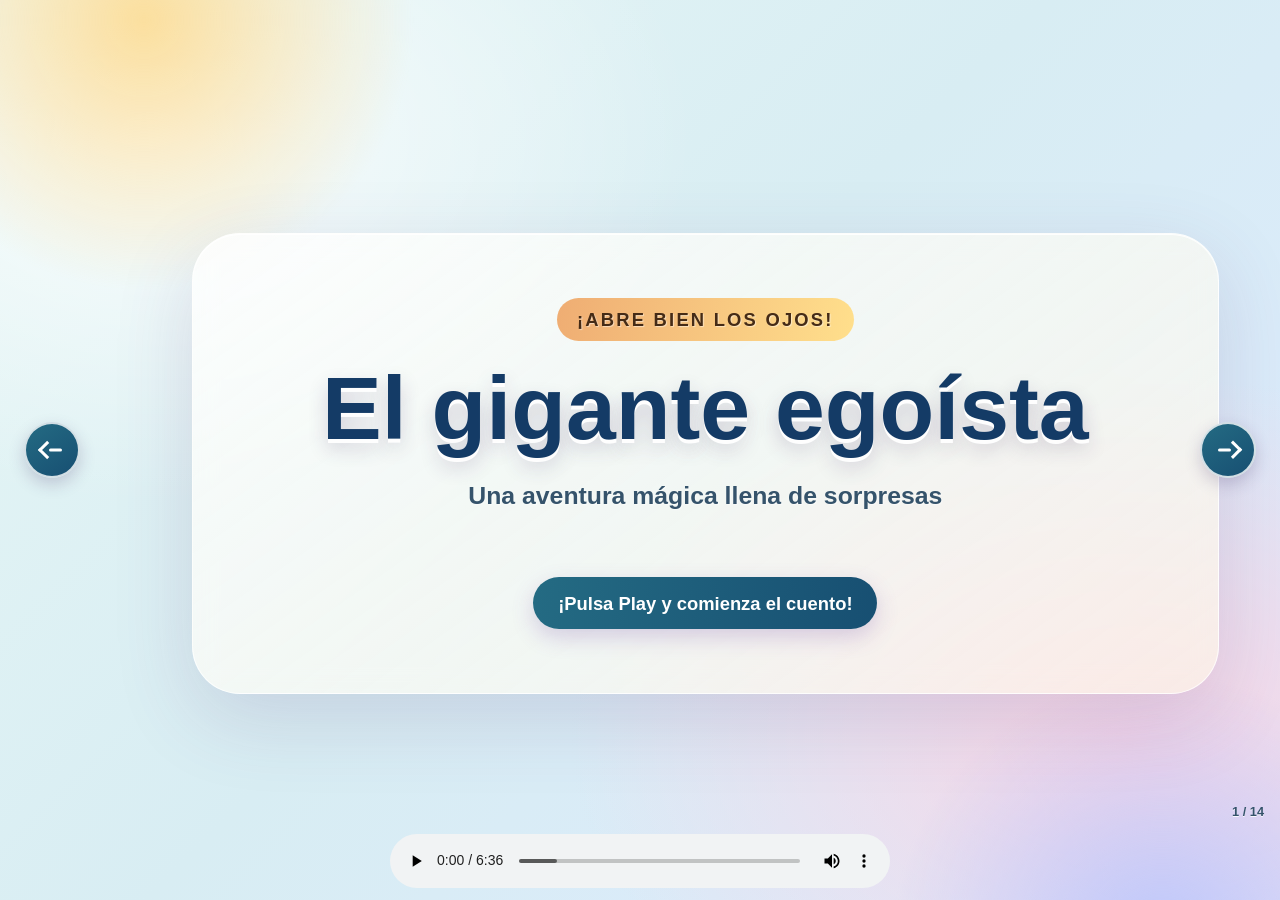
<file: EL GIGANTE EGOISTA/index.html>
<!DOCTYPE html>
<html lang="es">
<head>
  <meta charset="utf-8">
  <meta name="viewport" content="width=device-width, initial-scale=1">
  <base href="./">
  <title>El gigante egoísta</title>
  <link rel="stylesheet" href="lib/deck.js/core/deck.core.css">
  <link rel="stylesheet" href="lib/deck.js/extensions/menu/deck.menu.css">
  <link rel="stylesheet" href="lib/deck.js/extensions/navigation/deck.navigation.css">
  <link rel="stylesheet" href="lib/deck.js/extensions/status/deck.status.css">
  <link rel="stylesheet" href="lib/deck.js/extensions/scale/deck.scale.css">
  <link rel="stylesheet" href="lib/deck.automatic.js/automatic/deck.automatic.css">
  <link rel="stylesheet" href="lib/deck.js/themes/style/web-2.0.css">
  <link rel="stylesheet" href="css/deck.narrator.css">
  <style>:root{--story-bg-start:#e7f7f5;--story-bg-middle:#d8edf3;--story-bg-end:#dce9ff;--story-ink:#173a56;--story-muted:#35536b;--story-title:#143b66;--story-title-accent:#174f72;--story-kicker-start:#efad73;--story-kicker-end:#ffdf8c;--story-kicker-ink:#452b16;--story-button-start:#246b83;--story-button-end:#174f72;--story-nav-start:#246b83;--story-nav-end:#174f72;}</style>
  <link rel="stylesheet" href="lib/deck.js/themes/transition/horizontal-slide.css">
  <script src="lib/deck.js/modernizr.custom.js"></script>
</head>
<body class="deck-container">
  <section class="slide story-cover" data-narrator-duration="7" data-duration="7000">
    <div class="story-cover-content">
      <p class="story-cover-kicker">¡Abre bien los ojos!</p>
      <h1>El gigante egoísta</h1>
      <p class="story-cover-subtitle">Una aventura mágica llena de sorpresas</p>
      <footer>¡Pulsa Play y comienza el cuento!</footer>
    </div>
  </section>

    <section class="slide story-illustration" data-narrator-duration="28" data-duration="28000">
      <img src="imagenes/1.jpg" width="100%" alt="Imagen 1 del cuento El gigante egoísta">
    </section>

    <section class="slide story-illustration" data-narrator-duration="28" data-duration="28000">
      <img src="imagenes/2.jpg" width="100%" alt="Imagen 2 del cuento El gigante egoísta">
    </section>

    <section class="slide story-illustration" data-narrator-duration="28" data-duration="28000">
      <img src="imagenes/3.jpg" width="100%" alt="Imagen 3 del cuento El gigante egoísta">
    </section>

    <section class="slide story-illustration" data-narrator-duration="28" data-duration="28000">
      <img src="imagenes/4.jpg" width="100%" alt="Imagen 4 del cuento El gigante egoísta">
    </section>

    <section class="slide story-illustration" data-narrator-duration="28" data-duration="28000">
      <img src="imagenes/5.jpg" width="100%" alt="Imagen 5 del cuento El gigante egoísta">
    </section>

    <section class="slide story-illustration" data-narrator-duration="28" data-duration="28000">
      <img src="imagenes/6.jpg" width="100%" alt="Imagen 6 del cuento El gigante egoísta">
    </section>

    <section class="slide story-illustration" data-narrator-duration="28" data-duration="28000">
      <img src="imagenes/7.jpg" width="100%" alt="Imagen 7 del cuento El gigante egoísta">
    </section>

    <section class="slide story-illustration" data-narrator-duration="28" data-duration="28000">
      <img src="imagenes/8.jpg" width="100%" alt="Imagen 8 del cuento El gigante egoísta">
    </section>

    <section class="slide story-illustration" data-narrator-duration="28" data-duration="28000">
      <img src="imagenes/9.jpg" width="100%" alt="Imagen 9 del cuento El gigante egoísta">
    </section>

    <section class="slide story-illustration" data-narrator-duration="28" data-duration="28000">
      <img src="imagenes/10.jpg" width="100%" alt="Imagen 10 del cuento El gigante egoísta">
    </section>

    <section class="slide story-illustration" data-narrator-duration="28" data-duration="28000">
      <img src="imagenes/11.jpg" width="100%" alt="Imagen 11 del cuento El gigante egoísta">
    </section>

    <section class="slide story-illustration" data-narrator-duration="28" data-duration="28000">
      <img src="imagenes/12.jpg" width="100%" alt="Imagen 12 del cuento El gigante egoísta">
    </section>

    <section class="slide story-illustration" data-narrator-duration="32" data-duration="32000">
      <img src="imagenes/13.jpg" width="100%" alt="Imagen 13 del cuento El gigante egoísta">
    </section>

  <nav aria-label="Navegación del cuento">
    <a href="#" class="deck-prev-link" title="Previa" aria-label="Diapositiva anterior">←</a>
    <a href="#" class="deck-next-link" title="Próxima" aria-label="Diapositiva siguiente">→</a>
  </nav>
  <p class="deck-status"><span class="deck-status-current"></span> / <span class="deck-status-total"></span></p>
  <audio controls class="deck-narrator-audio" id="narrator-audio">
    <source src="audio/audio.mp3" type="audio/mpeg">
    <source src="audio/audio.ogg" type="audio/ogg">
    <source src="audio/audio.opus" type="audio/ogg; codecs=opus">
    <source src="audio/audio.wav" type="audio/wav">
    <source src="audio/audio.m4a" type="audio/mp4">
    <source src="audio/audio.aac" type="audio/aac">
    <source src="audio/audio.webm" type="audio/webm">
    <source src="audio/audio.flac" type="audio/flac">
  </audio>
  <script src="lib/deck.js/jquery.min.js"></script>
  <script src="lib/deck.js/core/deck.core.js"></script>
  <script src="lib/deck.js/extensions/menu/deck.menu.js"></script>
  <script src="lib/deck.js/extensions/status/deck.status.js"></script>
  <script src="lib/deck.js/extensions/navigation/deck.navigation.js"></script>
  <script src="lib/deck.js/extensions/scale/deck.scale.js"></script>
  <script src="lib/deck.automatic.js/automatic/deck.automatic.js"></script>
  <script src="js/deck.narrator.js"></script>
  <script>
    $(function() {
      $.extend(true, $.deck.defaults, { automatic: { startRunning: false, cycle: false } });
      $.deck(".slide");
    });
  </script>
</body>
</html>
</file>
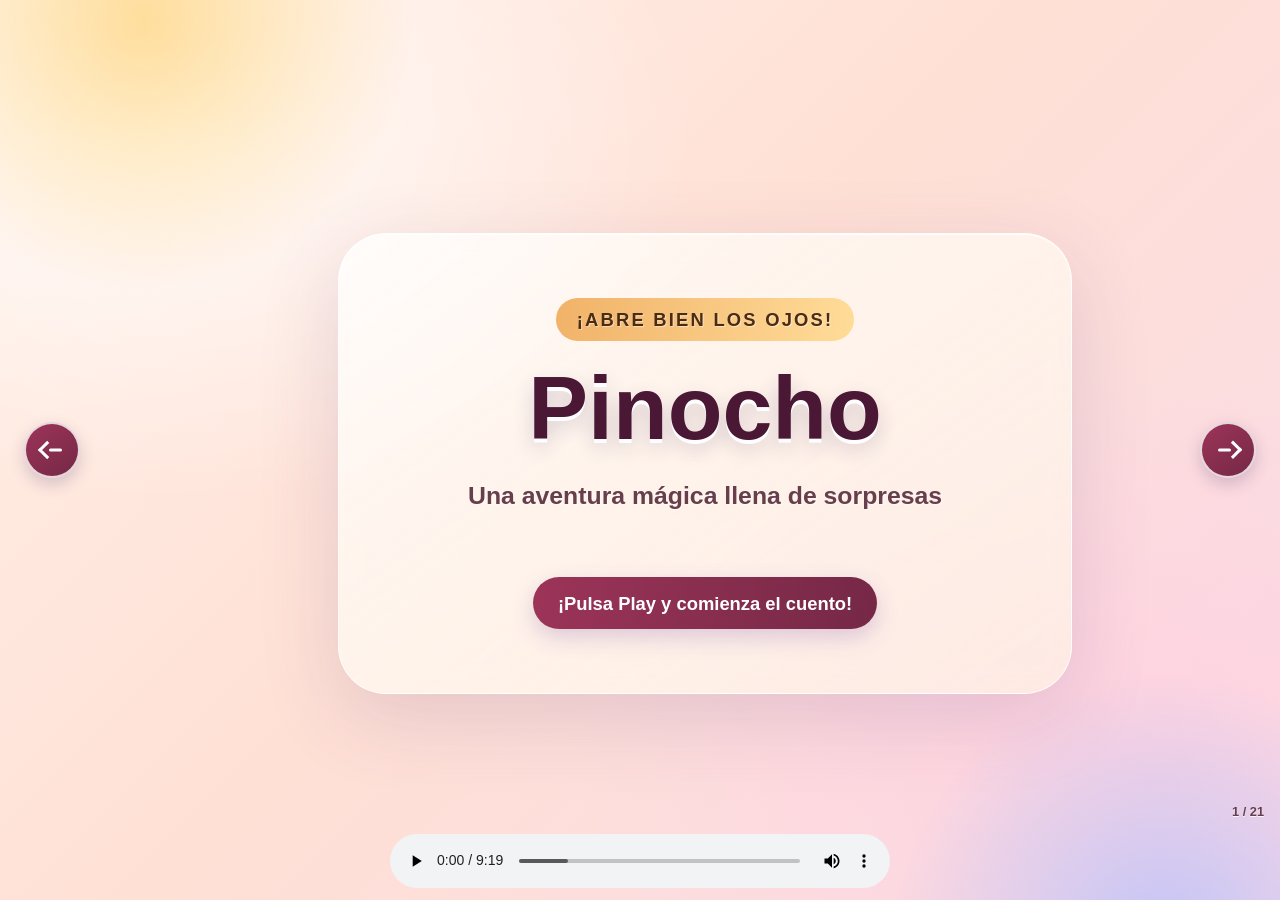
<file: Pinocho/index.html>
<!DOCTYPE html>
<html lang="es">
<head>
  <meta charset="utf-8">
  <meta name="viewport" content="width=device-width, initial-scale=1">
  <base href="./">
  <title>Pinocho</title>
  <link rel="stylesheet" href="lib/deck.js/core/deck.core.css">
  <link rel="stylesheet" href="lib/deck.js/extensions/menu/deck.menu.css">
  <link rel="stylesheet" href="lib/deck.js/extensions/navigation/deck.navigation.css">
  <link rel="stylesheet" href="lib/deck.js/extensions/status/deck.status.css">
  <link rel="stylesheet" href="lib/deck.js/extensions/scale/deck.scale.css">
  <link rel="stylesheet" href="lib/deck.automatic.js/automatic/deck.automatic.css">
  <link rel="stylesheet" href="lib/deck.js/themes/style/web-2.0.css">
  <link rel="stylesheet" href="css/deck.narrator.css">
  <style>:root{--story-bg-start:#fff1e8;--story-bg-middle:#ffe0d5;--story-bg-end:#f9dbe8;--story-ink:#542a39;--story-muted:#673f4c;--story-title:#4a1735;--story-title-accent:#7a2045;--story-kicker-start:#f1b268;--story-kicker-end:#ffdc99;--story-kicker-ink:#4c2b13;--story-button-start:#9c3458;--story-button-end:#752846;--story-nav-start:#9c3458;--story-nav-end:#752846;}</style>
  <link rel="stylesheet" href="lib/deck.js/themes/transition/horizontal-slide.css">
  <script src="lib/deck.js/modernizr.custom.js"></script>
</head>
<body class="deck-container">
  <section class="slide story-cover" data-narrator-duration="7" data-duration="7000">
    <div class="story-cover-content">
      <p class="story-cover-kicker">¡Abre bien los ojos!</p>
      <h1>Pinocho</h1>
      <p class="story-cover-subtitle">Una aventura mágica llena de sorpresas</p>
      <footer>¡Pulsa Play y comienza el cuento!</footer>
    </div>
  </section>

    <section class="slide story-illustration" data-narrator-duration="28" data-duration="28000">
      <img src="imagenes/1.jpg" width="100%" alt="Imagen 1 del cuento Pinocho">
    </section>

    <section class="slide story-illustration" data-narrator-duration="28" data-duration="28000">
      <img src="imagenes/2.jpg" width="100%" alt="Imagen 2 del cuento Pinocho">
    </section>

    <section class="slide story-illustration" data-narrator-duration="28" data-duration="28000">
      <img src="imagenes/3.jpg" width="100%" alt="Imagen 3 del cuento Pinocho">
    </section>

    <section class="slide story-illustration" data-narrator-duration="28" data-duration="28000">
      <img src="imagenes/4.jpg" width="100%" alt="Imagen 4 del cuento Pinocho">
    </section>

    <section class="slide story-illustration" data-narrator-duration="28" data-duration="28000">
      <img src="imagenes/5.jpg" width="100%" alt="Imagen 5 del cuento Pinocho">
    </section>

    <section class="slide story-illustration" data-narrator-duration="28" data-duration="28000">
      <img src="imagenes/6.jpg" width="100%" alt="Imagen 6 del cuento Pinocho">
    </section>

    <section class="slide story-illustration" data-narrator-duration="28" data-duration="28000">
      <img src="imagenes/7.jpg" width="100%" alt="Imagen 7 del cuento Pinocho">
    </section>

    <section class="slide story-illustration" data-narrator-duration="28" data-duration="28000">
      <img src="imagenes/8.jpg" width="100%" alt="Imagen 8 del cuento Pinocho">
    </section>

    <section class="slide story-illustration" data-narrator-duration="28" data-duration="28000">
      <img src="imagenes/9.jpg" width="100%" alt="Imagen 9 del cuento Pinocho">
    </section>

    <section class="slide story-illustration" data-narrator-duration="28" data-duration="28000">
      <img src="imagenes/10.jpg" width="100%" alt="Imagen 10 del cuento Pinocho">
    </section>

    <section class="slide story-illustration" data-narrator-duration="28" data-duration="28000">
      <img src="imagenes/11.jpg" width="100%" alt="Imagen 11 del cuento Pinocho">
    </section>

    <section class="slide story-illustration" data-narrator-duration="28" data-duration="28000">
      <img src="imagenes/12.jpg" width="100%" alt="Imagen 12 del cuento Pinocho">
    </section>

    <section class="slide story-illustration" data-narrator-duration="28" data-duration="28000">
      <img src="imagenes/13.jpg" width="100%" alt="Imagen 13 del cuento Pinocho">
    </section>

    <section class="slide story-illustration" data-narrator-duration="28" data-duration="28000">
      <img src="imagenes/14.jpg" width="100%" alt="Imagen 14 del cuento Pinocho">
    </section>

    <section class="slide story-illustration" data-narrator-duration="28" data-duration="28000">
      <img src="imagenes/15.jpg" width="100%" alt="Imagen 15 del cuento Pinocho">
    </section>

    <section class="slide story-illustration" data-narrator-duration="28" data-duration="28000">
      <img src="imagenes/16.jpg" width="100%" alt="Imagen 16 del cuento Pinocho">
    </section>

    <section class="slide story-illustration" data-narrator-duration="28" data-duration="28000">
      <img src="imagenes/17.jpg" width="100%" alt="Imagen 17 del cuento Pinocho">
    </section>

    <section class="slide story-illustration" data-narrator-duration="28" data-duration="28000">
      <img src="imagenes/18.jpg" width="100%" alt="Imagen 18 del cuento Pinocho">
    </section>

    <section class="slide story-illustration" data-narrator-duration="28" data-duration="28000">
      <img src="imagenes/19.jpg" width="100%" alt="Imagen 19 del cuento Pinocho">
    </section>

    <section class="slide story-illustration" data-narrator-duration="28" data-duration="28000">
      <img src="imagenes/20.jpg" width="100%" alt="Imagen 20 del cuento Pinocho">
    </section>

  <nav aria-label="Navegación del cuento">
    <a href="#" class="deck-prev-link" title="Previa" aria-label="Diapositiva anterior">←</a>
    <a href="#" class="deck-next-link" title="Próxima" aria-label="Diapositiva siguiente">→</a>
  </nav>
  <p class="deck-status"><span class="deck-status-current"></span> / <span class="deck-status-total"></span></p>
  <audio controls class="deck-narrator-audio" id="narrator-audio">
    <source src="audio/audio.mp3" type="audio/mpeg">
    <source src="audio/audio.ogg" type="audio/ogg">
    <source src="audio/audio.opus" type="audio/ogg; codecs=opus">
    <source src="audio/audio.wav" type="audio/wav">
    <source src="audio/audio.m4a" type="audio/mp4">
    <source src="audio/audio.aac" type="audio/aac">
    <source src="audio/audio.webm" type="audio/webm">
    <source src="audio/audio.flac" type="audio/flac">
  </audio>
  <script src="lib/deck.js/jquery.min.js"></script>
  <script src="lib/deck.js/core/deck.core.js"></script>
  <script src="lib/deck.js/extensions/menu/deck.menu.js"></script>
  <script src="lib/deck.js/extensions/status/deck.status.js"></script>
  <script src="lib/deck.js/extensions/navigation/deck.navigation.js"></script>
  <script src="lib/deck.js/extensions/scale/deck.scale.js"></script>
  <script src="lib/deck.automatic.js/automatic/deck.automatic.js"></script>
  <script src="js/deck.narrator.js"></script>
  <script>
    $(function() {
      $.extend(true, $.deck.defaults, { automatic: { startRunning: false, cycle: false } });
      $.deck(".slide");
    });
  </script>
</body>
</html>
</file>
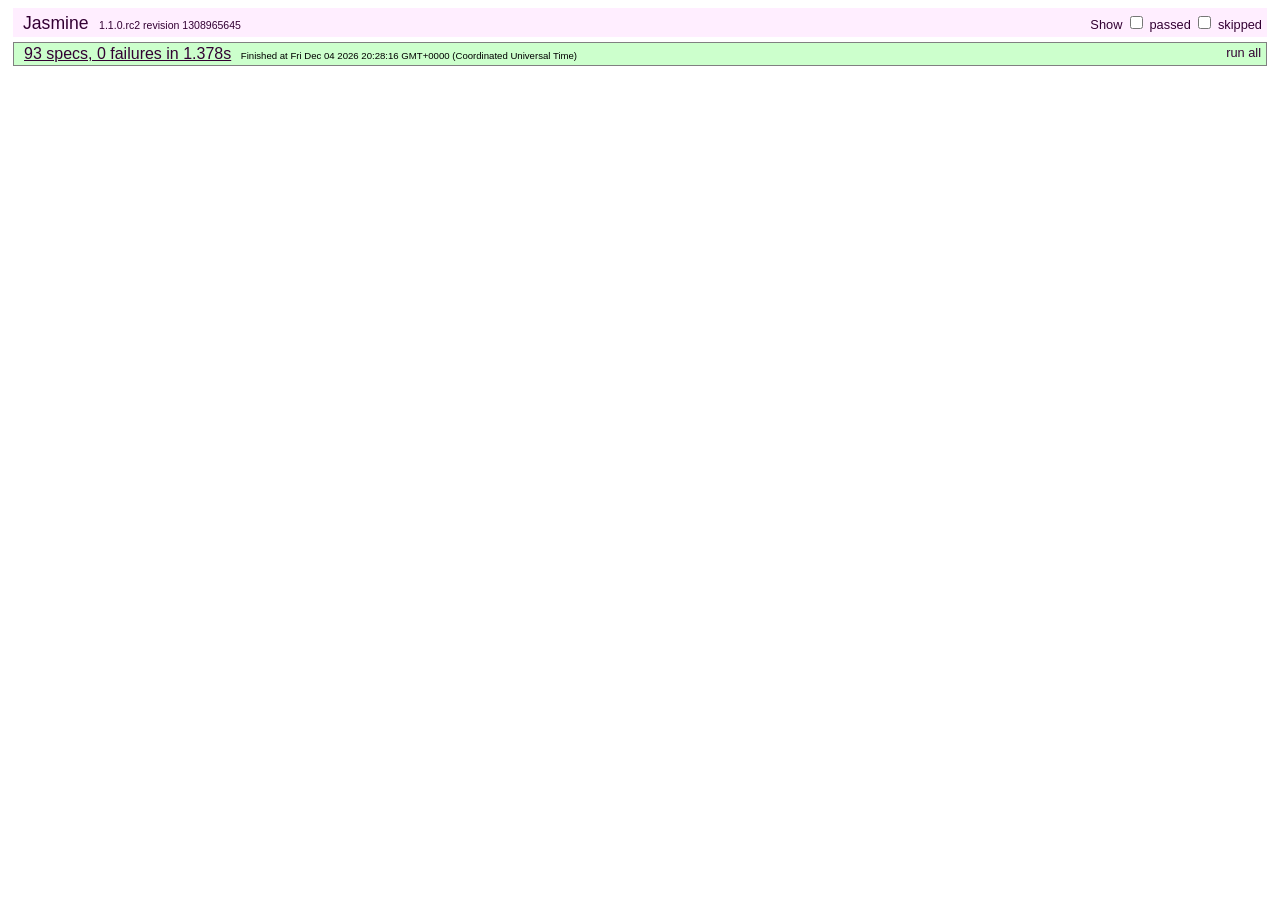
<file: EL GIGANTE EGOISTA/lib/deck.js/test/index.html>
<!DOCTYPE HTML PUBLIC "-//W3C//DTD HTML 4.01 Transitional//EN"
  "http://www.w3.org/TR/html4/loose.dtd">
<html>
<head>
  <title>deck.js - Jasmine Test Runner</title>
  <link rel="stylesheet" type="text/css" href="lib/jasmine.css">
  <script type="text/javascript" src="../modernizr.custom.js"></script>
  <script type="text/javascript" src="lib/jasmine.js"></script>
  <script type="text/javascript" src="lib/jasmine-html.js"></script>
  <script src="../jquery.min.js"></script>
  <script type="text/javascript" src="lib/jasmine-jquery.js"></script>

  <!-- include source files here... -->
  <script type="text/javascript" src="../core/deck.core.js"></script>
  <script type="text/javascript" src="../extensions/menu/deck.menu.js"></script>
  <script type="text/javascript" src="../extensions/goto/deck.goto.js"></script>
  <script type="text/javascript" src="../extensions/status/deck.status.js"></script>
  <script type="text/javascript" src="../extensions/navigation/deck.navigation.js"></script>
  <script type="text/javascript" src="../extensions/scale/deck.scale.js"></script>

  <!-- include spec files here... -->
  <script type="text/javascript" src="settings.js"></script>
  <script type="text/javascript" src="spec.core.js"></script>
  <script type="text/javascript" src="spec.menu.js"></script>
  <script type="text/javascript" src="spec.goto.js"></script>
  <script type="text/javascript" src="spec.navigation.js"></script>
  <script type="text/javascript" src="spec.status.js"></script>
  <script type="text/javascript" src="spec.scale.js"></script>
</head>

<body>
<script type="text/javascript">
  jasmine.getEnv().addReporter(new jasmine.TrivialReporter());
  jasmine.getEnv().execute();
</script>
</body>
</html>
</file>
<file: EL GIGANTE EGOISTA/lib/deck.js/core/deck.core.css>
html, body {
  height: 100%;
  padding: 0;
  margin: 0;
}

.deck-container {
  position: relative;
  min-height: 100%;
  margin: 0 auto;
  overflow: hidden;
  overflow-y: auto;
}
.js .deck-container {
  visibility: hidden;
}
.ready .deck-container {
  visibility: visible;
}
.touch .deck-container {
  -webkit-text-size-adjust: none;
  -moz-text-size-adjust: none;
}

.deck-loading {
  display: none;
}

.slide {
  width: auto;
  min-height: 100%;
  position: relative;
}

.deck-before, .deck-previous, .deck-next, .deck-after {
  position: absolute;
  left: -999em;
  top: -999em;
}

.deck-current {
  z-index: 2;
}

.slide .slide {
  visibility: hidden;
  position: static;
  min-height: 0;
}

.deck-child-current {
  position: static;
  z-index: 2;
}
.deck-child-current .slide {
  visibility: hidden;
}
.deck-child-current .deck-previous, .deck-child-current .deck-before, .deck-child-current .deck-current {
  visibility: visible;
}
</file>
<file: EL GIGANTE EGOISTA/lib/deck.js/extensions/menu/deck.menu.css>
.deck-menu {
  overflow: auto;
}
.deck-menu .slide {
  background: #eee;
  position: relative;
  left: 0;
  top: 0;
  visibility: visible;
  cursor: pointer;
}
.no-csstransforms .deck-menu > .slide {
  float: left;
  width: 22%;
  height: 22%;
  min-height: 0;
  margin: 1%;
  font-size: 0.22em;
  overflow: hidden;
  padding: 0 0.5%;
}
.csstransforms .deck-menu > .slide {
  -webkit-transform: scale(0.22) !important;
  -ms-transform: scale(0.22) !important;
  transform: scale(0.22) !important;
  -webkit-transform-origin: 0 0;
  -ms-transform-origin: 0 0;
  transform-origin: 0 0;
  -moz-box-sizing: border-box;
  box-sizing: border-box;
  width: 100%;
  height: 100%;
  overflow: hidden;
  padding: 0 48px;
  margin: 12px;
}
.deck-menu iframe, .deck-menu img, .deck-menu video {
  max-width: 100%;
}
.deck-menu .deck-current, .no-touch .deck-menu .slide:hover {
  background: #ddf;
}
.deck-menu.deck-container:hover .deck-prev-link, .deck-menu.deck-container:hover .deck-next-link {
  display: none;
}
</file>
<file: EL GIGANTE EGOISTA/lib/deck.js/extensions/navigation/deck.navigation.css>
.deck-prev-link, .deck-next-link {
  display: none;
  position: absolute;
  z-index: 3;
  top: 50%;
  width: 32px;
  height: 32px;
  margin-top: -16px;
  font-size: 20px;
  font-weight: bold;
  line-height: 32px;
  vertical-align: middle;
  text-align: center;
  text-decoration: none;
  color: #fff;
  background: #888;
  border-radius: 16px;
}
.deck-prev-link:hover, .deck-prev-link:focus, .deck-prev-link:active, .deck-prev-link:visited, .deck-next-link:hover, .deck-next-link:focus, .deck-next-link:active, .deck-next-link:visited {
  color: #fff;
}

.deck-prev-link {
  left: 8px;
}

.deck-next-link {
  right: 8px;
}

.deck-container:hover .deck-prev-link, .deck-container:hover .deck-next-link {
  display: block;
}
.deck-container:hover .deck-prev-link.deck-nav-disabled, .touch .deck-container:hover .deck-prev-link, .deck-container:hover .deck-next-link.deck-nav-disabled, .touch .deck-container:hover .deck-next-link {
  display: none;
}

@media print {
  .deck-prev-link, .deck-next-link {
    display: none !important;
  }
}
</file>
<file: EL GIGANTE EGOISTA/lib/deck.js/extensions/status/deck.status.css>
.deck-status {
  position: absolute;
  bottom: 10px;
  right: 5px;
  color: #888;
  z-index: 3;
  margin: 0;
}

body > .deck-container .deck-status {
  position: fixed;
}

@media print {
  .deck-status {
    display: none;
  }
}
</file>
<file: EL GIGANTE EGOISTA/lib/deck.js/extensions/scale/deck.scale.css>
.csstransforms .deck-container.deck-scale:not(.deck-menu) {
  overflow: hidden;
}
.csstransforms .deck-container.deck-scale:not(.deck-menu) > .slide {
  -moz-box-sizing: padding-box;
  box-sizing: padding-box;
  width: 100%;
  padding-bottom: 20px;
}
.csstransforms .deck-container.deck-scale:not(.deck-menu) > .slide > .deck-slide-scaler {
  -webkit-transform-origin: 50% 0;
  -ms-transform-origin: 50% 0;
  transform-origin: 50% 0;
}

.csstransforms .deck-container.deck-menu .deck-slide-scaler {
  -webkit-transform: none !important;
  -ms-transform: none !important;
  transform: none !important;
}
</file>
<file: EL GIGANTE EGOISTA/lib/deck.automatic.js/automatic/deck.automatic.css>
.deck-container .deck-automatic-link {
	position:absolute;
	z-index:3;
	bottom: 0;
	left:49%;
	margin-top:-16px;
	font-size:20px;
	font-weight:bold;
	line-height:32px;
	vertical-align:middle;
	text-align:center;
	text-decoration:none;
	cursor: pointer;
}

.deck-container .deck-automatic-link.deck-automatic-running {
	color: green;
}

.deck-container .deck-automatic-link.deck-automatic-stopped {
	color: red;
}

.borderradius .deck-container .deck-automatic-link {
	border-radius(10px);
}

.deck-container .deck-automatic-link:hover {
	background-color: lightgrey;
}

.deck-container .deck-automatic-link:active {
	background-color: grey;
}

@media print {
	.deck-automatic-link {
		display:none !important;
	}
}
</file>
<file: EL GIGANTE EGOISTA/lib/deck.js/themes/style/web-2.0.css>
@charset "UTF-8";
/* Resets and base styles from HTML5 Boilerplate */
div, span, object, iframe,
h1, h2, h3, h4, h5, h6, p, blockquote, pre,
abbr, address, cite, code, del, dfn, em, img, ins, kbd, q, samp,
small, strong, sub, sup, var, b, i, dl, dt, dd, ol, ul, li,
fieldset, form, label, legend,
table, caption, tbody, tfoot, thead, tr, th, td,
article, aside, canvas, details, figcaption, figure,
footer, header, hgroup, menu, nav, section, summary,
time, mark, audio, video {
  margin: 0;
  padding: 0;
  border: 0;
  font-size: 100%;
  font: inherit;
  vertical-align: baseline;
}

article, aside, details, figcaption, figure,
footer, header, hgroup, menu, nav, section {
  display: block;
}

blockquote, q {
  quotes: none;
}
blockquote:before, blockquote:after, q:before, q:after {
  content: "";
  content: none;
}

ins {
  background-color: #ff9;
  color: #000;
  text-decoration: none;
}

mark {
  background-color: #ff9;
  color: #000;
  font-style: italic;
  font-weight: bold;
}

del {
  text-decoration: line-through;
}

abbr[title], dfn[title] {
  border-bottom: 1px dotted;
  cursor: help;
}

table {
  border-collapse: collapse;
  border-spacing: 0;
}

hr {
  display: block;
  height: 1px;
  border: 0;
  border-top: 1px solid #ccc;
  margin: 1em 0;
  padding: 0;
}

input, select {
  vertical-align: middle;
}

select, input, textarea, button {
  font: 99% sans-serif;
}

pre, code, kbd, samp {
  font-family: monospace, sans-serif;
}

a {
  -webkit-tap-highlight-color: rgba(0, 0, 0, 0);
}
a:hover, a:active {
  outline: none;
}

ul, ol {
  margin-left: 2em;
  vertical-align: top;
}

ol {
  list-style-type: decimal;
}

nav ul, nav li {
  margin: 0;
  list-style: none;
  list-style-image: none;
}

small {
  font-size: 85%;
}

strong, th {
  font-weight: bold;
}

td {
  vertical-align: top;
}

sub, sup {
  font-size: 75%;
  line-height: 0;
  position: relative;
}

sup {
  top: -0.5em;
}

sub {
  bottom: -0.25em;
}

textarea {
  overflow: auto;
}

input[type="radio"] {
  vertical-align: text-bottom;
}

input[type="checkbox"] {
  vertical-align: bottom;
}

label,
input[type="button"],
input[type="submit"],
input[type="image"],
button {
  cursor: pointer;
}

button, input, select, textarea {
  margin: 0;
}

input:invalid, textarea:invalid {
  border-radius: 1px;
  -moz-box-shadow: 0px 0px 5px red;
  -webkit-box-shadow: 0px 0px 5px red;
  box-shadow: 0px 0px 5px red;
}
input:invalid .no-boxshadow, textarea:invalid .no-boxshadow {
  background-color: #f0dddd;
}

button {
  width: auto;
  overflow: visible;
}

select, input, textarea {
  color: #444444;
}

a {
  color: #607890;
}
a:hover, a:focus {
  color: #036;
}
a:link {
  -webkit-tap-highlight-color: #fff;
}

/* End HTML5 Boilerplate adaptations */
h1 {
  font-size: 4.5em;
}

h1, .vcenter {
  font-weight: bold;
  text-align: center;
  padding-top: 1em;
  max-height: 100%;
}
.csstransforms h1, .csstransforms .vcenter {
  padding: 0 48px;
  position: absolute;
  left: 0;
  right: 0;
  top: 50%;
  -webkit-transform: translate(0, -50%);
  -moz-transform: translate(0, -50%);
  -ms-transform: translate(0, -50%);
  -o-transform: translate(0, -50%);
  transform: translate(0, -50%);
}

.vcenter h1 {
  position: relative;
  top: auto;
  padding: 0;
  -webkit-transform: none;
  -moz-transform: none;
  -ms-transform: none;
  -o-transform: none;
  transform: none;
}

h2 {
  font-size: 2.25em;
  font-weight: bold;
  padding-top: .5em;
  margin: 0 0 .66666em 0;
  border-bottom: 3px solid #888;
}

h3 {
  font-size: 1.4375em;
  font-weight: bold;
  margin-bottom: .30435em;
}

h4 {
  font-size: 1.25em;
  font-weight: bold;
  margin-bottom: .25em;
}

h5 {
  font-size: 1.125em;
  font-weight: bold;
  margin-bottom: .2222em;
}

h6 {
  font-size: 1em;
  font-weight: bold;
}

img, iframe, video {
  display: block;
  max-width: 100%;
}

video, iframe, img {
  display: block;
  margin: 0 auto;
}

p, blockquote, iframe, img, ul, ol, pre, video {
  margin-bottom: 1em;
}

pre {
  white-space: pre;
  white-space: pre-wrap;
  word-wrap: break-word;
  padding: 1em;
  border: 1px solid #888;
}

em {
  font-style: italic;
}

li {
  padding: .25em 0;
  vertical-align: middle;
}
li > ol, li > ul {
  margin-bottom: inherit;
}

.deck-container {
  font-size: 16px;
  line-height: 1.25;
  color: #444;
}

.slide {
  -moz-box-sizing: border-box;
  box-sizing: border-box;
  width: 100%;
}

h1, h2, h3, h4, h5, h6 {
  font-family: "Hoefler Text", Constantia, Palatino, "Palatino Linotype", "Book Antiqua", Georgia, serif;
}

h1 {
  color: #08455f;
}

h2 {
  color: #0b7495;
  border-bottom: 0;
}
.cssreflections h2 {
  line-height: 1;
  -webkit-box-reflect: below -0.5555em -webkit-gradient(linear, left top, left bottom, from(transparent), color-stop(0.3, transparent), color-stop(0.7, rgba(255, 255, 255, 0.1)), to(transparent));
  -moz-box-reflect: below -0.5555em -moz-linear-gradient(top, transparent 0%, transparent 30%, rgba(255, 255, 255, 0.3) 100%);
}

h3 {
  color: #000;
}

pre {
  border-color: #cde;
  background: #fff;
  position: relative;
  z-index: auto;
  border-radius: 5px;
  /* http://nicolasgallagher.com/css-drop-shadows-without-images/ */
}
.csstransforms.boxshadow pre > :first-child:before {
  content: "";
  position: absolute;
  z-index: -1;
  background: #fff;
  top: 0;
  bottom: 0;
  left: 0;
  right: 0;
}
.csstransforms.boxshadow pre:before, .csstransforms.boxshadow pre:after {
  content: "";
  position: absolute;
  z-index: -2;
  bottom: 15px;
  width: 50%;
  height: 20%;
  max-width: 300px;
  box-shadow: 0 15px 10px rgba(0, 0, 0, 0.7);
}
.csstransforms.boxshadow pre:before {
  left: 10px;
  -webkit-transform: rotate(-3deg);
  -ms-transform: rotate(-3deg);
  transform: rotate(-3deg);
}
.csstransforms.boxshadow pre:after {
  right: 10px;
  -webkit-transform: rotate(3deg);
  -ms-transform: rotate(3deg);
  transform: rotate(3deg);
}

code {
  color: #789;
}

blockquote {
  font-family: "Hoefler Text", Constantia, Palatino, "Palatino Linotype", "Book Antiqua", Georgia, serif;
  font-size: 2em;
  padding: 1em 2em .5em 2em;
  color: #000;
  background: #fff;
  position: relative;
  border: 1px solid #cde;
  z-index: auto;
  border-radius: 5px;
}
.boxshadow blockquote > :first-child:before {
  content: "";
  position: absolute;
  z-index: -1;
  background: #fff;
  top: 0;
  bottom: 0;
  left: 0;
  right: 0;
}
.boxshadow blockquote:after {
  content: "";
  position: absolute;
  z-index: -2;
  top: 10px;
  bottom: 10px;
  left: 0;
  right: 50%;
  -moz-border-radius: 10px / 100px;
  border-radius: 10px / 100px;
  box-shadow: 0 0 15px rgba(0, 0, 0, 0.6);
}
blockquote p {
  margin: 0;
}
blockquote cite {
  font-size: .5em;
  font-style: normal;
  font-weight: bold;
  color: #888;
}
blockquote:before {
  content: "“";
  position: absolute;
  top: 0;
  left: 0;
  font-size: 5em;
  line-height: 1;
  color: #ccf0f0;
  z-index: 1;
}

::-moz-selection {
  background: #08455f;
  color: #fff;
}

::selection {
  background: #08455f;
  color: #fff;
}

a, a:hover, a:focus, a:active, a:visited {
  color: #599;
  text-decoration: none;
}
a:hover, a:focus {
  text-decoration: underline;
}

.deck-container {
  font-family: "Gill Sans", "Gill Sans MT", Calibri, sans-serif;
  font-size: 1.75em;
  background: #f4fafe;
  /* Old browsers */
  background: -moz-linear-gradient(top, #f4fafe 0%, #ccf0f0 100%);
  /* FF3.6+ */
  background: -webkit-gradient(linear, left top, left bottom, color-stop(0%, #f4fafe), color-stop(100%, #ccf0f0));
  /* Chrome,Safari4+ */
  background: -webkit-linear-gradient(top, #f4fafe 0%, #ccf0f0 100%);
  /* Chrome10+,Safari5.1+ */
  background: -o-linear-gradient(top, #f4fafe 0%, #ccf0f0 100%);
  /* Opera11.10+ */
  background: -ms-linear-gradient(top, #f4fafe 0%, #ccf0f0 100%);
  /* IE10+ */
  background: linear-gradient(top, #f4fafe 0%, #ccf0f0 100%);
  /* W3C */
  background-attachment: fixed;
  text-shadow: 1px 1px 1px rgba(255, 255, 255, 0.5);
}
.deck-container > .slide {
  padding: 0 48px;
}

.slide .deck-before, .slide .deck-previous {
  opacity: 0.4;
}
.slide .deck-before:not(.deck-child-current) .deck-before, .slide .deck-before:not(.deck-child-current) .deck-previous, .slide .deck-previous:not(.deck-child-current) .deck-before, .slide .deck-previous:not(.deck-child-current) .deck-previous {
  opacity: 1;
}
.slide .deck-child-current {
  opacity: 1;
}

.deck-prev-link, .deck-next-link {
  background: #00f;
  text-shadow: 0 0 5px #000;
}
.deck-prev-link, .deck-prev-link:hover, .deck-prev-link:focus, .deck-prev-link:active, .deck-prev-link:visited, .deck-next-link, .deck-next-link:hover, .deck-next-link:focus, .deck-next-link:active, .deck-next-link:visited {
  color: #fff;
}
.deck-prev-link:hover, .deck-prev-link:focus, .deck-next-link:hover, .deck-next-link:focus {
  opacity: 1;
  text-decoration: none;
}

.deck-status {
  font-size: 0.6666em;
}

.deck-menu .slide {
  background: transparent;
  border-radius: 5px;
}
.rgba .deck-menu .slide {
  background: rgba(0, 0, 0, 0.1);
}
.deck-menu .slide.deck-current, .rgba .deck-menu .slide.deck-current, .no-touch .deck-menu .slide:hover {
  background: #fff;
}

.goto-form {
  background: #fff;
  border: 1px solid #cde;
  border-radius: 5px;
}
.boxshadow .goto-form {
  box-shadow: 0 15px 10px -10px rgba(0, 0, 0, 0.5), 0 1px 4px rgba(0, 0, 0, 0.3), 0 0 40px rgba(0, 0, 0, 0.1) inset;
}
</file>
<file: EL GIGANTE EGOISTA/css/deck.narrator.css>
:root {
  color-scheme: light;
  font-family: "Trebuchet MS", "Segoe UI", sans-serif;
  --story-bg-start: #ffefd1;
  --story-bg-middle: #f8d9ed;
  --story-bg-end: #d5e9ff;
  --story-ink: #49345f;
  --story-muted: #665575;
  --story-title: #32164f;
  --story-title-accent: #4b174e;
  --story-kicker-start: #ff9d71;
  --story-kicker-end: #ffcf69;
  --story-kicker-ink: #493018;
  --story-button-start: #56358c;
  --story-button-end: #70469d;
  --story-nav-start: #8051bf;
  --story-nav-end: #56358c;
}

html,
body {
  width: 100%;
  height: 100%;
  overflow: hidden;
}

.deck-container {
  width: 100%;
  height: 100vh;
  height: 100dvh;
  min-height: 0;
  overflow: hidden;
  color: var(--story-ink);
  background:
    radial-gradient(ellipse at 12% 15%, rgba(255, 255, 255, .8), transparent 34%),
    radial-gradient(ellipse at 88% 82%, rgba(255, 209, 224, .8), transparent 35%),
    linear-gradient(135deg, var(--story-bg-start) 0%, var(--story-bg-middle) 48%, var(--story-bg-end) 100%);
  font-size: clamp(1rem, 1.5vw, 1.75rem);
}

.deck-container > .slide {
  box-sizing: border-box;
  padding: clamp(1rem, 4vw, 3rem);
}

.story-cover {
  display: grid;
  place-items: center;
  isolation: isolate;
  overflow: hidden;
  text-align: center;
}

.story-cover::before,
.story-cover::after {
  position: absolute;
  z-index: -1;
  width: min(55vw, 34rem);
  aspect-ratio: 1;
  border-radius: 50%;
  content: "";
  filter: blur(2px);
  pointer-events: none;
}

.story-cover::before {
  top: -28%;
  left: -10%;
  background: radial-gradient(circle, rgba(255, 211, 119, .7), rgba(255, 211, 119, 0) 70%);
}

.story-cover::after {
  right: -12%;
  bottom: -35%;
  background: radial-gradient(circle, rgba(172, 190, 255, .72), rgba(172, 190, 255, 0) 70%);
}

.story-cover-content {
  width: min(100%, 62rem);
  padding: clamp(1.5rem, 5vw, 4rem);
  border: 1px solid rgba(255, 255, 255, .75);
  border-radius: clamp(1.5rem, 5vw, 3rem);
  background: linear-gradient(145deg, rgba(255, 255, 255, .76), rgba(255, 248, 229, .58));
  box-shadow: 0 1.5rem 5rem rgba(91, 61, 123, .16), inset 0 1px rgba(255, 255, 255, .9);
  backdrop-filter: blur(12px);
  animation: cover-arrive .8s cubic-bezier(.2, .8, .2, 1) both;
}

.story-cover-kicker {
  display: inline-block;
  margin-bottom: clamp(.75rem, 2vw, 1.5rem);
  padding: .55em 1.1em;
  border-radius: 999px;
  background: linear-gradient(100deg, var(--story-kicker-start), var(--story-kicker-end));
  color: var(--story-kicker-ink);
  font-size: clamp(.8rem, 1.8vw, 1.15rem);
  font-weight: 800;
  letter-spacing: .12em;
  text-transform: uppercase;
}

.csstransforms .story-cover h1,
.story-cover h1 {
  position: relative;
  inset: auto;
  max-height: none;
  padding: 0;
  color: var(--story-title);
  font-family: "Trebuchet MS", "Segoe UI", sans-serif;
  font-size: clamp(2.25rem, 7vw, 6.6rem);
  font-weight: 900;
  line-height: .98;
  text-align: center;
  text-shadow: 0 .04em 0 rgba(255, 255, 255, .95), 0 .1em .22em rgba(55, 29, 84, .2);
  transform: none;
  animation: title-bob 3.4s ease-in-out .8s infinite;
}

.story-cover h1 span {
  display: block;
  margin-top: .12em;
  background: none;
  color: var(--story-title-accent);
  text-shadow: none;
  -webkit-text-fill-color: var(--story-title-accent);
}

.story-cover-subtitle {
  margin-top: clamp(.9rem, 2.5vw, 1.75rem);
  color: var(--story-muted);
  font-size: clamp(1rem, 2.2vw, 1.55rem);
  font-weight: 600;
}

.story-cover footer {
  display: inline-block;
  margin-top: clamp(1.3rem, 3.5vw, 2.5rem);
  padding: .8em 1.35em;
  border-radius: 999px;
  background: linear-gradient(100deg, var(--story-button-start), var(--story-button-end));
  box-shadow: 0 .45em 1.2em rgba(112, 73, 162, .24);
  color: white;
  font-size: clamp(.9rem, 1.8vw, 1.15rem);
  font-weight: 700;
  text-shadow: none;
}

.story-illustration {
  display: grid;
  place-items: center;
}

.story-illustration > .deck-slide-scaler {
  display: grid;
  width: 100%;
  place-items: center;
}

.story-illustration img {
  display: block;
  box-sizing: border-box;
  width: 100%;
  height: auto;
  max-width: 1400px;
  max-height: calc(100vh - 7rem);
  max-height: calc(100dvh - 7rem);
  border: clamp(4px, .8vw, 10px) solid rgba(255, 255, 255, .9);
  border-radius: clamp(.75rem, 2vw, 1.5rem);
  box-shadow: 0 1rem 3rem rgba(65, 49, 93, .2);
  object-fit: contain;
}

audio.deck-narrator-audio {
  position: fixed;
  z-index: 10;
  bottom: max(.75rem, env(safe-area-inset-bottom));
  left: 50%;
  width: min(500px, calc(100vw - 2rem));
  transform: translateX(-50%);
}

.deck-container .deck-prev-link,
.deck-container .deck-next-link {
  display: flex;
  align-items: center;
  justify-content: center;
  box-sizing: border-box;
  width: clamp(2.5rem, 6vw, 3.5rem);
  height: clamp(2.5rem, 6vw, 3.5rem);
  margin-top: 0;
  border: 2px solid rgba(255, 255, 255, .8);
  border-radius: 50%;
  background: linear-gradient(145deg, var(--story-nav-start), var(--story-nav-end));
  box-shadow: 0 .4rem 1rem rgba(67, 48, 104, .22);
  color: transparent;
  font-size: 0;
  line-height: 1;
  padding: 0;
  transform: translateY(-50%);
}

.deck-container .deck-prev-link::before,
.deck-container .deck-next-link::before {
  position: absolute;
  top: 50%;
  width: .65rem;
  height: .65rem;
  content: "";
}

.deck-container .deck-next-link::before {
  left: 59%;
  border-top: 3px solid #fff;
  border-right: 3px solid #fff;
  transform: translate(-50%, -50%) rotate(45deg);
}

.deck-container .deck-prev-link::before {
  right: 59%;
  border-top: 3px solid #fff;
  border-left: 3px solid #fff;
  transform: translate(50%, -50%) rotate(-45deg);
}

.deck-container .deck-prev-link::after,
.deck-container .deck-next-link::after {
  position: absolute;
  top: 50%;
  width: .8rem;
  height: 3px;
  border-radius: 999px;
  background: #fff;
  content: "";
  transform: translateY(-50%);
}

.deck-container .deck-next-link::after {
  left: 31%;
}

.deck-container .deck-prev-link::after {
  right: 31%;
}

.deck-prev-link {
  left: clamp(.5rem, 2vw, 1.5rem);
}

.deck-next-link {
  right: clamp(.5rem, 2vw, 1.5rem);
}

.deck-status {
  right: max(1rem, env(safe-area-inset-right));
  bottom: 5rem;
  color: var(--story-muted);
  font-weight: 700;
  text-shadow: 0 1px 0 rgba(255, 255, 255, .8);
}

.story-generator {
  position: fixed;
  z-index: 20;
  inset: 0;
  display: grid;
  overflow-y: auto;
  box-sizing: border-box;
  place-items: center;
  padding: clamp(.75rem, 3vw, 2rem);
  background:
    radial-gradient(ellipse at 10% 10%, rgba(255, 255, 255, .78), transparent 34%),
    radial-gradient(ellipse at 90% 90%, rgba(255, 196, 218, .75), transparent 38%),
    linear-gradient(135deg, var(--story-bg-start) 0%, var(--story-bg-middle) 48%, var(--story-bg-end) 100%);
}

.story-generator[hidden],
.story-generator [hidden] {
  display: none;
}

.story-generator-card {
  box-sizing: border-box;
  width: min(100%, 48rem);
  max-height: calc(100dvh - 2rem);
  overflow-y: auto;
  padding: clamp(1.25rem, 5vw, 3.25rem);
  border: 1px solid rgba(255, 255, 255, .85);
  border-radius: clamp(1.25rem, 4vw, 2.5rem);
  background: rgba(255, 255, 255, .76);
  box-shadow: 0 1.5rem 5rem rgba(69, 43, 99, .2), inset 0 1px rgba(255, 255, 255, .95);
  backdrop-filter: blur(14px);
}

.story-generator-kicker {
  margin-bottom: .5rem;
  color: var(--story-title-accent);
  font-size: .85rem;
  font-weight: 800;
  letter-spacing: .14em;
  text-transform: uppercase;
}

.story-generator h2 {
  margin: 0 0 1.5rem;
  padding: 0;
  border: 0;
  color: var(--story-title);
  font-family: "Trebuchet MS", "Segoe UI", sans-serif;
  font-size: clamp(1.8rem, 5vw, 3rem);
  line-height: 1.05;
}

.generator-palette-button {
  min-height: 2.75rem;
  margin: -.5rem 0 1.5rem;
  padding: .6rem 1rem;
  border: 2px solid var(--story-title-accent);
  border-radius: 999px;
  background: rgba(255, 255, 255, .82);
  color: var(--story-title-accent);
  font: inherit;
  font-size: .95rem;
  font-weight: 800;
  cursor: pointer;
}

.generator-palette-button:hover {
  background: #fff;
}

.generator-palette-button:focus-visible {
  outline: 3px solid var(--story-title);
  outline-offset: 3px;
}

.generator-form {
  display: grid;
  gap: .75rem;
}

.generator-form label {
  color: var(--story-ink);
  font-size: 1rem;
  font-weight: 800;
}

.generator-form input {
  box-sizing: border-box;
  width: 100%;
  min-height: 3rem;
  padding: .7rem .9rem;
  border: 2px solid #d9c7eb;
  border-radius: .85rem;
  outline: none;
  background: rgba(255, 255, 255, .9);
  color: var(--story-title);
  font: inherit;
  font-size: 1rem;
}

.generator-form input:focus-visible {
  border-color: #7852b3;
  box-shadow: 0 0 0 3px rgba(120, 82, 179, .18);
}

.generator-form input[type="file"] {
  min-height: auto;
  padding: .5rem;
}

.generator-hint {
  margin: 0 0 .5rem;
  color: #665575;
  font-size: .9rem;
  line-height: 1.5;
}

.generator-hint code {
  color: #57317e;
  font-size: .95em;
}

.generator-button {
  justify-self: start;
  min-height: 3rem;
  margin-top: .5rem;
  padding: .75rem 1.3rem;
  border: 0;
  border-radius: 999px;
  background: linear-gradient(100deg, var(--story-button-start), var(--story-button-end));
  box-shadow: 0 .45rem 1.2rem rgba(91, 57, 138, .24);
  color: #fff;
  font: inherit;
  font-size: 1rem;
  font-weight: 800;
  cursor: pointer;
}

.generator-button:hover {
  filter: brightness(1.06);
}

.generator-button:disabled {
  cursor: wait;
  filter: grayscale(.25);
  opacity: .75;
}

.generator-button:focus-visible {
  outline: 3px solid var(--story-title);
  outline-offset: 3px;
}

.generator-button-secondary {
  border: 2px solid #886ab2;
  background: rgba(255, 255, 255, .8);
  color: #513577;
  box-shadow: none;
}

.slide-timing-fields {
  display: grid;
  grid-template-columns: repeat(auto-fit, minmax(min(100%, 14rem), 1fr));
  gap: .85rem;
  max-height: min(48vh, 28rem);
  overflow-y: auto;
  padding: .15rem .35rem .75rem .1rem;
}

.slide-timing-card {
  min-width: 0;
  margin: 0;
  padding: .9rem;
  border: 1px solid #e0d1ed;
  border-radius: 1rem;
  background: rgba(255, 255, 255, .74);
}

.slide-timing-card legend {
  padding: 0 .35rem;
  color: #57317e;
  font-size: .95rem;
  font-weight: 800;
}

.slide-timing-card label {
  display: block;
  margin-bottom: .4rem;
  font-size: .85rem;
}

.slide-timing-card input {
  min-height: 2.65rem;
}

.slide-start-time {
  margin: .55rem 0 0;
  color: #665575;
  font-size: .85rem;
  font-weight: 700;
}

.slide-start-time time {
  color: #513577;
  font-variant-numeric: tabular-nums;
}

.generator-actions {
  display: flex;
  flex-wrap: wrap;
  gap: .75rem;
}

.generator-feedback {
  min-height: 1.25em;
  margin: .75rem 0 0;
  color: #7a284b;
  font-size: .9rem;
  font-weight: 700;
}

.touch .deck-container .deck-prev-link:not(.deck-nav-disabled),
.touch .deck-container .deck-next-link:not(.deck-nav-disabled) {
  display: flex;
}

@keyframes cover-arrive {
  from {
    opacity: 0;
    transform: translateY(1.5rem) scale(.97);
  }
  to {
    opacity: 1;
    transform: translateY(0) scale(1);
  }
}

@keyframes title-bob {
  0%, 100% {
    transform: translateY(0) rotate(0);
  }
  50% {
    transform: translateY(-.08em) rotate(-.5deg);
  }
}

@media (max-width: 600px) {
  audio.deck-narrator-audio {
    width: min(500px, calc(100vw - 7rem));
  }

  .story-cover-content {
    padding: 1.5rem 1rem;
  }

  .csstransforms .story-cover h1,
  .story-cover h1 {
    font-size: clamp(2rem, 10vw, 3.75rem);
  }

  .story-illustration img {
    max-height: calc(100vh - 6rem);
    max-height: calc(100dvh - 6rem);
  }

  .deck-container .deck-prev-link,
  .deck-container .deck-next-link {
    top: auto;
    bottom: 1rem;
    transform: none;
  }

  .deck-status {
    right: 1rem;
    bottom: 4.5rem;
  }
}

@media (max-height: 480px) and (orientation: landscape) {
  .story-cover-content {
    padding: .75rem 1.5rem;
  }

  .story-cover-kicker {
    margin-bottom: .35rem;
    padding: .35em .9em;
  }

  .csstransforms .story-cover h1,
  .story-cover h1 {
    font-size: clamp(1.8rem, 6vw, 3.5rem);
  }

  .story-cover-subtitle {
    margin-top: .5rem;
  }

  .story-cover footer {
    margin-top: .65rem;
    padding: .55em 1.1em;
  }

  .story-illustration img {
    max-height: calc(100vh - 4.5rem);
    max-height: calc(100dvh - 4.5rem);
  }
}

@media (prefers-reduced-motion: reduce) {
  *,
  *::before,
  *::after {
    animation-duration: .01ms !important;
    animation-iteration-count: 1 !important;
    scroll-behavior: auto !important;
  }
}
</file>
<file: EL GIGANTE EGOISTA/lib/deck.js/themes/transition/horizontal-slide.css>
.csstransitions.csstransforms {
  overflow-x: hidden;
}
.csstransitions.csstransforms .deck-container > .slide {
  -webkit-transition: -webkit-transform 500ms ease-in-out;
  transition: transform 500ms ease-in-out;
}
.csstransitions.csstransforms .deck-container:not(.deck-menu) > .slide {
  position: absolute;
  top: 0;
  left: 0;
}
.csstransitions.csstransforms .deck-container:not(.deck-menu) > .slide .slide {
  position: relative;
  left: 0;
  top: 0;
  -webkit-transition: -webkit-transform 500ms ease-in-out, opacity 500ms ease-in-out;
  transition: transform 500ms ease-in-out, opacity 500ms ease-in-out;
}
.csstransitions.csstransforms .deck-container:not(.deck-menu) > .slide .deck-next, .csstransitions.csstransforms .deck-container:not(.deck-menu) > .slide .deck-after {
  visibility: visible;
  -webkit-transform: translate3d(200%, 0, 0);
  -ms-transform: translate(200%, 0);
  transform: translate3d(200%, 0, 0);
}
.csstransitions.csstransforms .deck-container:not(.deck-menu) > .deck-previous {
  -webkit-transform: translate3d(-200%, 0, 0);
  -ms-transform: translate(-200%, 0);
  transform: translate3d(-200%, 0, 0);
}
.csstransitions.csstransforms .deck-container:not(.deck-menu) > .deck-before {
  -webkit-transform: translate3d(-400%, 0, 0);
  -ms-transform: translate(-400%, 0);
  transform: translate3d(-400%, 0, 0);
}
.csstransitions.csstransforms .deck-container:not(.deck-menu) > .deck-next {
  -webkit-transform: translate3d(200%, 0, 0);
  -ms-transform: translate(200%, 0);
  transform: translate3d(200%, 0, 0);
}
.csstransitions.csstransforms .deck-container:not(.deck-menu) > .deck-after {
  -webkit-transform: translate3d(400%, 0, 0);
  -ms-transform: translate(400%, 0);
  transform: translate3d(400%, 0, 0);
}
.csstransitions.csstransforms .deck-container:not(.deck-menu) > .deck-before .slide, .csstransitions.csstransforms .deck-container:not(.deck-menu) > .deck-previous .slide {
  visibility: visible;
}
.csstransitions.csstransforms .deck-container:not(.deck-menu) > .deck-child-current {
  -webkit-transform: none;
  -ms-transform: none;
  transform: none;
}
</file>
<file: Pinocho/lib/deck.js/core/deck.core.css>
html, body {
  height: 100%;
  padding: 0;
  margin: 0;
}

.deck-container {
  position: relative;
  min-height: 100%;
  margin: 0 auto;
  overflow: hidden;
  overflow-y: auto;
}
.js .deck-container {
  visibility: hidden;
}
.ready .deck-container {
  visibility: visible;
}
.touch .deck-container {
  -webkit-text-size-adjust: none;
  -moz-text-size-adjust: none;
}

.deck-loading {
  display: none;
}

.slide {
  width: auto;
  min-height: 100%;
  position: relative;
}

.deck-before, .deck-previous, .deck-next, .deck-after {
  position: absolute;
  left: -999em;
  top: -999em;
}

.deck-current {
  z-index: 2;
}

.slide .slide {
  visibility: hidden;
  position: static;
  min-height: 0;
}

.deck-child-current {
  position: static;
  z-index: 2;
}
.deck-child-current .slide {
  visibility: hidden;
}
.deck-child-current .deck-previous, .deck-child-current .deck-before, .deck-child-current .deck-current {
  visibility: visible;
}
</file>
<file: Pinocho/lib/deck.js/extensions/menu/deck.menu.css>
.deck-menu {
  overflow: auto;
}
.deck-menu .slide {
  background: #eee;
  position: relative;
  left: 0;
  top: 0;
  visibility: visible;
  cursor: pointer;
}
.no-csstransforms .deck-menu > .slide {
  float: left;
  width: 22%;
  height: 22%;
  min-height: 0;
  margin: 1%;
  font-size: 0.22em;
  overflow: hidden;
  padding: 0 0.5%;
}
.csstransforms .deck-menu > .slide {
  -webkit-transform: scale(0.22) !important;
  -ms-transform: scale(0.22) !important;
  transform: scale(0.22) !important;
  -webkit-transform-origin: 0 0;
  -ms-transform-origin: 0 0;
  transform-origin: 0 0;
  -moz-box-sizing: border-box;
  box-sizing: border-box;
  width: 100%;
  height: 100%;
  overflow: hidden;
  padding: 0 48px;
  margin: 12px;
}
.deck-menu iframe, .deck-menu img, .deck-menu video {
  max-width: 100%;
}
.deck-menu .deck-current, .no-touch .deck-menu .slide:hover {
  background: #ddf;
}
.deck-menu.deck-container:hover .deck-prev-link, .deck-menu.deck-container:hover .deck-next-link {
  display: none;
}
</file>
<file: Pinocho/lib/deck.js/extensions/navigation/deck.navigation.css>
.deck-prev-link, .deck-next-link {
  display: none;
  position: absolute;
  z-index: 3;
  top: 50%;
  width: 32px;
  height: 32px;
  margin-top: -16px;
  font-size: 20px;
  font-weight: bold;
  line-height: 32px;
  vertical-align: middle;
  text-align: center;
  text-decoration: none;
  color: #fff;
  background: #888;
  border-radius: 16px;
}
.deck-prev-link:hover, .deck-prev-link:focus, .deck-prev-link:active, .deck-prev-link:visited, .deck-next-link:hover, .deck-next-link:focus, .deck-next-link:active, .deck-next-link:visited {
  color: #fff;
}

.deck-prev-link {
  left: 8px;
}

.deck-next-link {
  right: 8px;
}

.deck-container:hover .deck-prev-link, .deck-container:hover .deck-next-link {
  display: block;
}
.deck-container:hover .deck-prev-link.deck-nav-disabled, .touch .deck-container:hover .deck-prev-link, .deck-container:hover .deck-next-link.deck-nav-disabled, .touch .deck-container:hover .deck-next-link {
  display: none;
}

@media print {
  .deck-prev-link, .deck-next-link {
    display: none !important;
  }
}
</file>
<file: Pinocho/lib/deck.js/extensions/status/deck.status.css>
.deck-status {
  position: absolute;
  bottom: 10px;
  right: 5px;
  color: #888;
  z-index: 3;
  margin: 0;
}

body > .deck-container .deck-status {
  position: fixed;
}

@media print {
  .deck-status {
    display: none;
  }
}
</file>
<file: Pinocho/lib/deck.js/extensions/scale/deck.scale.css>
.csstransforms .deck-container.deck-scale:not(.deck-menu) {
  overflow: hidden;
}
.csstransforms .deck-container.deck-scale:not(.deck-menu) > .slide {
  -moz-box-sizing: padding-box;
  box-sizing: padding-box;
  width: 100%;
  padding-bottom: 20px;
}
.csstransforms .deck-container.deck-scale:not(.deck-menu) > .slide > .deck-slide-scaler {
  -webkit-transform-origin: 50% 0;
  -ms-transform-origin: 50% 0;
  transform-origin: 50% 0;
}

.csstransforms .deck-container.deck-menu .deck-slide-scaler {
  -webkit-transform: none !important;
  -ms-transform: none !important;
  transform: none !important;
}
</file>
<file: Pinocho/lib/deck.automatic.js/automatic/deck.automatic.css>
.deck-container .deck-automatic-link {
	position:absolute;
	z-index:3;
	bottom: 0;
	left:49%;
	margin-top:-16px;
	font-size:20px;
	font-weight:bold;
	line-height:32px;
	vertical-align:middle;
	text-align:center;
	text-decoration:none;
	cursor: pointer;
}

.deck-container .deck-automatic-link.deck-automatic-running {
	color: green;
}

.deck-container .deck-automatic-link.deck-automatic-stopped {
	color: red;
}

.borderradius .deck-container .deck-automatic-link {
	border-radius(10px);
}

.deck-container .deck-automatic-link:hover {
	background-color: lightgrey;
}

.deck-container .deck-automatic-link:active {
	background-color: grey;
}

@media print {
	.deck-automatic-link {
		display:none !important;
	}
}
</file>
<file: Pinocho/lib/deck.js/themes/style/web-2.0.css>
@charset "UTF-8";
/* Resets and base styles from HTML5 Boilerplate */
div, span, object, iframe,
h1, h2, h3, h4, h5, h6, p, blockquote, pre,
abbr, address, cite, code, del, dfn, em, img, ins, kbd, q, samp,
small, strong, sub, sup, var, b, i, dl, dt, dd, ol, ul, li,
fieldset, form, label, legend,
table, caption, tbody, tfoot, thead, tr, th, td,
article, aside, canvas, details, figcaption, figure,
footer, header, hgroup, menu, nav, section, summary,
time, mark, audio, video {
  margin: 0;
  padding: 0;
  border: 0;
  font-size: 100%;
  font: inherit;
  vertical-align: baseline;
}

article, aside, details, figcaption, figure,
footer, header, hgroup, menu, nav, section {
  display: block;
}

blockquote, q {
  quotes: none;
}
blockquote:before, blockquote:after, q:before, q:after {
  content: "";
  content: none;
}

ins {
  background-color: #ff9;
  color: #000;
  text-decoration: none;
}

mark {
  background-color: #ff9;
  color: #000;
  font-style: italic;
  font-weight: bold;
}

del {
  text-decoration: line-through;
}

abbr[title], dfn[title] {
  border-bottom: 1px dotted;
  cursor: help;
}

table {
  border-collapse: collapse;
  border-spacing: 0;
}

hr {
  display: block;
  height: 1px;
  border: 0;
  border-top: 1px solid #ccc;
  margin: 1em 0;
  padding: 0;
}

input, select {
  vertical-align: middle;
}

select, input, textarea, button {
  font: 99% sans-serif;
}

pre, code, kbd, samp {
  font-family: monospace, sans-serif;
}

a {
  -webkit-tap-highlight-color: rgba(0, 0, 0, 0);
}
a:hover, a:active {
  outline: none;
}

ul, ol {
  margin-left: 2em;
  vertical-align: top;
}

ol {
  list-style-type: decimal;
}

nav ul, nav li {
  margin: 0;
  list-style: none;
  list-style-image: none;
}

small {
  font-size: 85%;
}

strong, th {
  font-weight: bold;
}

td {
  vertical-align: top;
}

sub, sup {
  font-size: 75%;
  line-height: 0;
  position: relative;
}

sup {
  top: -0.5em;
}

sub {
  bottom: -0.25em;
}

textarea {
  overflow: auto;
}

input[type="radio"] {
  vertical-align: text-bottom;
}

input[type="checkbox"] {
  vertical-align: bottom;
}

label,
input[type="button"],
input[type="submit"],
input[type="image"],
button {
  cursor: pointer;
}

button, input, select, textarea {
  margin: 0;
}

input:invalid, textarea:invalid {
  border-radius: 1px;
  -moz-box-shadow: 0px 0px 5px red;
  -webkit-box-shadow: 0px 0px 5px red;
  box-shadow: 0px 0px 5px red;
}
input:invalid .no-boxshadow, textarea:invalid .no-boxshadow {
  background-color: #f0dddd;
}

button {
  width: auto;
  overflow: visible;
}

select, input, textarea {
  color: #444444;
}

a {
  color: #607890;
}
a:hover, a:focus {
  color: #036;
}
a:link {
  -webkit-tap-highlight-color: #fff;
}

/* End HTML5 Boilerplate adaptations */
h1 {
  font-size: 4.5em;
}

h1, .vcenter {
  font-weight: bold;
  text-align: center;
  padding-top: 1em;
  max-height: 100%;
}
.csstransforms h1, .csstransforms .vcenter {
  padding: 0 48px;
  position: absolute;
  left: 0;
  right: 0;
  top: 50%;
  -webkit-transform: translate(0, -50%);
  -moz-transform: translate(0, -50%);
  -ms-transform: translate(0, -50%);
  -o-transform: translate(0, -50%);
  transform: translate(0, -50%);
}

.vcenter h1 {
  position: relative;
  top: auto;
  padding: 0;
  -webkit-transform: none;
  -moz-transform: none;
  -ms-transform: none;
  -o-transform: none;
  transform: none;
}

h2 {
  font-size: 2.25em;
  font-weight: bold;
  padding-top: .5em;
  margin: 0 0 .66666em 0;
  border-bottom: 3px solid #888;
}

h3 {
  font-size: 1.4375em;
  font-weight: bold;
  margin-bottom: .30435em;
}

h4 {
  font-size: 1.25em;
  font-weight: bold;
  margin-bottom: .25em;
}

h5 {
  font-size: 1.125em;
  font-weight: bold;
  margin-bottom: .2222em;
}

h6 {
  font-size: 1em;
  font-weight: bold;
}

img, iframe, video {
  display: block;
  max-width: 100%;
}

video, iframe, img {
  display: block;
  margin: 0 auto;
}

p, blockquote, iframe, img, ul, ol, pre, video {
  margin-bottom: 1em;
}

pre {
  white-space: pre;
  white-space: pre-wrap;
  word-wrap: break-word;
  padding: 1em;
  border: 1px solid #888;
}

em {
  font-style: italic;
}

li {
  padding: .25em 0;
  vertical-align: middle;
}
li > ol, li > ul {
  margin-bottom: inherit;
}

.deck-container {
  font-size: 16px;
  line-height: 1.25;
  color: #444;
}

.slide {
  -moz-box-sizing: border-box;
  box-sizing: border-box;
  width: 100%;
}

h1, h2, h3, h4, h5, h6 {
  font-family: "Hoefler Text", Constantia, Palatino, "Palatino Linotype", "Book Antiqua", Georgia, serif;
}

h1 {
  color: #08455f;
}

h2 {
  color: #0b7495;
  border-bottom: 0;
}
.cssreflections h2 {
  line-height: 1;
  -webkit-box-reflect: below -0.5555em -webkit-gradient(linear, left top, left bottom, from(transparent), color-stop(0.3, transparent), color-stop(0.7, rgba(255, 255, 255, 0.1)), to(transparent));
  -moz-box-reflect: below -0.5555em -moz-linear-gradient(top, transparent 0%, transparent 30%, rgba(255, 255, 255, 0.3) 100%);
}

h3 {
  color: #000;
}

pre {
  border-color: #cde;
  background: #fff;
  position: relative;
  z-index: auto;
  border-radius: 5px;
  /* http://nicolasgallagher.com/css-drop-shadows-without-images/ */
}
.csstransforms.boxshadow pre > :first-child:before {
  content: "";
  position: absolute;
  z-index: -1;
  background: #fff;
  top: 0;
  bottom: 0;
  left: 0;
  right: 0;
}
.csstransforms.boxshadow pre:before, .csstransforms.boxshadow pre:after {
  content: "";
  position: absolute;
  z-index: -2;
  bottom: 15px;
  width: 50%;
  height: 20%;
  max-width: 300px;
  box-shadow: 0 15px 10px rgba(0, 0, 0, 0.7);
}
.csstransforms.boxshadow pre:before {
  left: 10px;
  -webkit-transform: rotate(-3deg);
  -ms-transform: rotate(-3deg);
  transform: rotate(-3deg);
}
.csstransforms.boxshadow pre:after {
  right: 10px;
  -webkit-transform: rotate(3deg);
  -ms-transform: rotate(3deg);
  transform: rotate(3deg);
}

code {
  color: #789;
}

blockquote {
  font-family: "Hoefler Text", Constantia, Palatino, "Palatino Linotype", "Book Antiqua", Georgia, serif;
  font-size: 2em;
  padding: 1em 2em .5em 2em;
  color: #000;
  background: #fff;
  position: relative;
  border: 1px solid #cde;
  z-index: auto;
  border-radius: 5px;
}
.boxshadow blockquote > :first-child:before {
  content: "";
  position: absolute;
  z-index: -1;
  background: #fff;
  top: 0;
  bottom: 0;
  left: 0;
  right: 0;
}
.boxshadow blockquote:after {
  content: "";
  position: absolute;
  z-index: -2;
  top: 10px;
  bottom: 10px;
  left: 0;
  right: 50%;
  -moz-border-radius: 10px / 100px;
  border-radius: 10px / 100px;
  box-shadow: 0 0 15px rgba(0, 0, 0, 0.6);
}
blockquote p {
  margin: 0;
}
blockquote cite {
  font-size: .5em;
  font-style: normal;
  font-weight: bold;
  color: #888;
}
blockquote:before {
  content: "“";
  position: absolute;
  top: 0;
  left: 0;
  font-size: 5em;
  line-height: 1;
  color: #ccf0f0;
  z-index: 1;
}

::-moz-selection {
  background: #08455f;
  color: #fff;
}

::selection {
  background: #08455f;
  color: #fff;
}

a, a:hover, a:focus, a:active, a:visited {
  color: #599;
  text-decoration: none;
}
a:hover, a:focus {
  text-decoration: underline;
}

.deck-container {
  font-family: "Gill Sans", "Gill Sans MT", Calibri, sans-serif;
  font-size: 1.75em;
  background: #f4fafe;
  /* Old browsers */
  background: -moz-linear-gradient(top, #f4fafe 0%, #ccf0f0 100%);
  /* FF3.6+ */
  background: -webkit-gradient(linear, left top, left bottom, color-stop(0%, #f4fafe), color-stop(100%, #ccf0f0));
  /* Chrome,Safari4+ */
  background: -webkit-linear-gradient(top, #f4fafe 0%, #ccf0f0 100%);
  /* Chrome10+,Safari5.1+ */
  background: -o-linear-gradient(top, #f4fafe 0%, #ccf0f0 100%);
  /* Opera11.10+ */
  background: -ms-linear-gradient(top, #f4fafe 0%, #ccf0f0 100%);
  /* IE10+ */
  background: linear-gradient(top, #f4fafe 0%, #ccf0f0 100%);
  /* W3C */
  background-attachment: fixed;
  text-shadow: 1px 1px 1px rgba(255, 255, 255, 0.5);
}
.deck-container > .slide {
  padding: 0 48px;
}

.slide .deck-before, .slide .deck-previous {
  opacity: 0.4;
}
.slide .deck-before:not(.deck-child-current) .deck-before, .slide .deck-before:not(.deck-child-current) .deck-previous, .slide .deck-previous:not(.deck-child-current) .deck-before, .slide .deck-previous:not(.deck-child-current) .deck-previous {
  opacity: 1;
}
.slide .deck-child-current {
  opacity: 1;
}

.deck-prev-link, .deck-next-link {
  background: #00f;
  text-shadow: 0 0 5px #000;
}
.deck-prev-link, .deck-prev-link:hover, .deck-prev-link:focus, .deck-prev-link:active, .deck-prev-link:visited, .deck-next-link, .deck-next-link:hover, .deck-next-link:focus, .deck-next-link:active, .deck-next-link:visited {
  color: #fff;
}
.deck-prev-link:hover, .deck-prev-link:focus, .deck-next-link:hover, .deck-next-link:focus {
  opacity: 1;
  text-decoration: none;
}

.deck-status {
  font-size: 0.6666em;
}

.deck-menu .slide {
  background: transparent;
  border-radius: 5px;
}
.rgba .deck-menu .slide {
  background: rgba(0, 0, 0, 0.1);
}
.deck-menu .slide.deck-current, .rgba .deck-menu .slide.deck-current, .no-touch .deck-menu .slide:hover {
  background: #fff;
}

.goto-form {
  background: #fff;
  border: 1px solid #cde;
  border-radius: 5px;
}
.boxshadow .goto-form {
  box-shadow: 0 15px 10px -10px rgba(0, 0, 0, 0.5), 0 1px 4px rgba(0, 0, 0, 0.3), 0 0 40px rgba(0, 0, 0, 0.1) inset;
}
</file>
<file: Pinocho/css/deck.narrator.css>
:root {
  color-scheme: light;
  font-family: "Trebuchet MS", "Segoe UI", sans-serif;
  --story-bg-start: #ffefd1;
  --story-bg-middle: #f8d9ed;
  --story-bg-end: #d5e9ff;
  --story-ink: #49345f;
  --story-muted: #665575;
  --story-title: #32164f;
  --story-title-accent: #4b174e;
  --story-kicker-start: #ff9d71;
  --story-kicker-end: #ffcf69;
  --story-kicker-ink: #493018;
  --story-button-start: #56358c;
  --story-button-end: #70469d;
  --story-nav-start: #8051bf;
  --story-nav-end: #56358c;
}

html,
body {
  width: 100%;
  height: 100%;
  overflow: hidden;
}

.deck-container {
  width: 100%;
  height: 100vh;
  height: 100dvh;
  min-height: 0;
  overflow: hidden;
  color: var(--story-ink);
  background:
    radial-gradient(ellipse at 12% 15%, rgba(255, 255, 255, .8), transparent 34%),
    radial-gradient(ellipse at 88% 82%, rgba(255, 209, 224, .8), transparent 35%),
    linear-gradient(135deg, var(--story-bg-start) 0%, var(--story-bg-middle) 48%, var(--story-bg-end) 100%);
  font-size: clamp(1rem, 1.5vw, 1.75rem);
}

.deck-container > .slide {
  box-sizing: border-box;
  padding: clamp(1rem, 4vw, 3rem);
}

.story-cover {
  display: grid;
  place-items: center;
  isolation: isolate;
  overflow: hidden;
  text-align: center;
}

.story-cover::before,
.story-cover::after {
  position: absolute;
  z-index: -1;
  width: min(55vw, 34rem);
  aspect-ratio: 1;
  border-radius: 50%;
  content: "";
  filter: blur(2px);
  pointer-events: none;
}

.story-cover::before {
  top: -28%;
  left: -10%;
  background: radial-gradient(circle, rgba(255, 211, 119, .7), rgba(255, 211, 119, 0) 70%);
}

.story-cover::after {
  right: -12%;
  bottom: -35%;
  background: radial-gradient(circle, rgba(172, 190, 255, .72), rgba(172, 190, 255, 0) 70%);
}

.story-cover-content {
  width: min(100%, 62rem);
  padding: clamp(1.5rem, 5vw, 4rem);
  border: 1px solid rgba(255, 255, 255, .75);
  border-radius: clamp(1.5rem, 5vw, 3rem);
  background: linear-gradient(145deg, rgba(255, 255, 255, .76), rgba(255, 248, 229, .58));
  box-shadow: 0 1.5rem 5rem rgba(91, 61, 123, .16), inset 0 1px rgba(255, 255, 255, .9);
  backdrop-filter: blur(12px);
  animation: cover-arrive .8s cubic-bezier(.2, .8, .2, 1) both;
}

.story-cover-kicker {
  display: inline-block;
  margin-bottom: clamp(.75rem, 2vw, 1.5rem);
  padding: .55em 1.1em;
  border-radius: 999px;
  background: linear-gradient(100deg, var(--story-kicker-start), var(--story-kicker-end));
  color: var(--story-kicker-ink);
  font-size: clamp(.8rem, 1.8vw, 1.15rem);
  font-weight: 800;
  letter-spacing: .12em;
  text-transform: uppercase;
}

.csstransforms .story-cover h1,
.story-cover h1 {
  position: relative;
  inset: auto;
  max-height: none;
  padding: 0;
  color: var(--story-title);
  font-family: "Trebuchet MS", "Segoe UI", sans-serif;
  font-size: clamp(2.25rem, 7vw, 6.6rem);
  font-weight: 900;
  line-height: .98;
  text-align: center;
  text-shadow: 0 .04em 0 rgba(255, 255, 255, .95), 0 .1em .22em rgba(55, 29, 84, .2);
  transform: none;
  animation: title-bob 3.4s ease-in-out .8s infinite;
}

.story-cover h1 span {
  display: block;
  margin-top: .12em;
  background: none;
  color: var(--story-title-accent);
  text-shadow: none;
  -webkit-text-fill-color: var(--story-title-accent);
}

.story-cover-subtitle {
  margin-top: clamp(.9rem, 2.5vw, 1.75rem);
  color: var(--story-muted);
  font-size: clamp(1rem, 2.2vw, 1.55rem);
  font-weight: 600;
}

.story-cover footer {
  display: inline-block;
  margin-top: clamp(1.3rem, 3.5vw, 2.5rem);
  padding: .8em 1.35em;
  border-radius: 999px;
  background: linear-gradient(100deg, var(--story-button-start), var(--story-button-end));
  box-shadow: 0 .45em 1.2em rgba(112, 73, 162, .24);
  color: white;
  font-size: clamp(.9rem, 1.8vw, 1.15rem);
  font-weight: 700;
  text-shadow: none;
}

.story-illustration {
  display: grid;
  place-items: center;
}

.story-illustration > .deck-slide-scaler {
  display: grid;
  width: 100%;
  place-items: center;
}

.story-illustration img {
  display: block;
  box-sizing: border-box;
  width: 100%;
  height: auto;
  max-width: 1400px;
  max-height: calc(100vh - 7rem);
  max-height: calc(100dvh - 7rem);
  border: clamp(4px, .8vw, 10px) solid rgba(255, 255, 255, .9);
  border-radius: clamp(.75rem, 2vw, 1.5rem);
  box-shadow: 0 1rem 3rem rgba(65, 49, 93, .2);
  object-fit: contain;
}

audio.deck-narrator-audio {
  position: fixed;
  z-index: 10;
  bottom: max(.75rem, env(safe-area-inset-bottom));
  left: 50%;
  width: min(500px, calc(100vw - 2rem));
  transform: translateX(-50%);
}

.deck-container .deck-prev-link,
.deck-container .deck-next-link {
  display: flex;
  align-items: center;
  justify-content: center;
  box-sizing: border-box;
  width: clamp(2.5rem, 6vw, 3.5rem);
  height: clamp(2.5rem, 6vw, 3.5rem);
  margin-top: 0;
  border: 2px solid rgba(255, 255, 255, .8);
  border-radius: 50%;
  background: linear-gradient(145deg, var(--story-nav-start), var(--story-nav-end));
  box-shadow: 0 .4rem 1rem rgba(67, 48, 104, .22);
  color: transparent;
  font-size: 0;
  line-height: 1;
  padding: 0;
  transform: translateY(-50%);
}

.deck-container .deck-prev-link::before,
.deck-container .deck-next-link::before {
  position: absolute;
  top: 50%;
  width: .65rem;
  height: .65rem;
  content: "";
}

.deck-container .deck-next-link::before {
  left: 59%;
  border-top: 3px solid #fff;
  border-right: 3px solid #fff;
  transform: translate(-50%, -50%) rotate(45deg);
}

.deck-container .deck-prev-link::before {
  right: 59%;
  border-top: 3px solid #fff;
  border-left: 3px solid #fff;
  transform: translate(50%, -50%) rotate(-45deg);
}

.deck-container .deck-prev-link::after,
.deck-container .deck-next-link::after {
  position: absolute;
  top: 50%;
  width: .8rem;
  height: 3px;
  border-radius: 999px;
  background: #fff;
  content: "";
  transform: translateY(-50%);
}

.deck-container .deck-next-link::after {
  left: 31%;
}

.deck-container .deck-prev-link::after {
  right: 31%;
}

.deck-prev-link {
  left: clamp(.5rem, 2vw, 1.5rem);
}

.deck-next-link {
  right: clamp(.5rem, 2vw, 1.5rem);
}

.deck-status {
  right: max(1rem, env(safe-area-inset-right));
  bottom: 5rem;
  color: var(--story-muted);
  font-weight: 700;
  text-shadow: 0 1px 0 rgba(255, 255, 255, .8);
}

.story-generator {
  position: fixed;
  z-index: 20;
  inset: 0;
  display: grid;
  overflow-y: auto;
  box-sizing: border-box;
  place-items: center;
  padding: clamp(.75rem, 3vw, 2rem);
  background:
    radial-gradient(ellipse at 10% 10%, rgba(255, 255, 255, .78), transparent 34%),
    radial-gradient(ellipse at 90% 90%, rgba(255, 196, 218, .75), transparent 38%),
    linear-gradient(135deg, var(--story-bg-start) 0%, var(--story-bg-middle) 48%, var(--story-bg-end) 100%);
}

.story-generator[hidden],
.story-generator [hidden] {
  display: none;
}

.story-generator-card {
  box-sizing: border-box;
  width: min(100%, 48rem);
  max-height: calc(100dvh - 2rem);
  overflow-y: auto;
  padding: clamp(1.25rem, 5vw, 3.25rem);
  border: 1px solid rgba(255, 255, 255, .85);
  border-radius: clamp(1.25rem, 4vw, 2.5rem);
  background: rgba(255, 255, 255, .76);
  box-shadow: 0 1.5rem 5rem rgba(69, 43, 99, .2), inset 0 1px rgba(255, 255, 255, .95);
  backdrop-filter: blur(14px);
}

.story-generator-kicker {
  margin-bottom: .5rem;
  color: var(--story-title-accent);
  font-size: .85rem;
  font-weight: 800;
  letter-spacing: .14em;
  text-transform: uppercase;
}

.story-generator h2 {
  margin: 0 0 1.5rem;
  padding: 0;
  border: 0;
  color: var(--story-title);
  font-family: "Trebuchet MS", "Segoe UI", sans-serif;
  font-size: clamp(1.8rem, 5vw, 3rem);
  line-height: 1.05;
}

.generator-palette-button {
  min-height: 2.75rem;
  margin: -.5rem 0 1.5rem;
  padding: .6rem 1rem;
  border: 2px solid var(--story-title-accent);
  border-radius: 999px;
  background: rgba(255, 255, 255, .82);
  color: var(--story-title-accent);
  font: inherit;
  font-size: .95rem;
  font-weight: 800;
  cursor: pointer;
}

.generator-palette-button:hover {
  background: #fff;
}

.generator-palette-button:focus-visible {
  outline: 3px solid var(--story-title);
  outline-offset: 3px;
}

.generator-form {
  display: grid;
  gap: .75rem;
}

.generator-form label {
  color: var(--story-ink);
  font-size: 1rem;
  font-weight: 800;
}

.generator-form input {
  box-sizing: border-box;
  width: 100%;
  min-height: 3rem;
  padding: .7rem .9rem;
  border: 2px solid #d9c7eb;
  border-radius: .85rem;
  outline: none;
  background: rgba(255, 255, 255, .9);
  color: var(--story-title);
  font: inherit;
  font-size: 1rem;
}

.generator-form input:focus-visible {
  border-color: #7852b3;
  box-shadow: 0 0 0 3px rgba(120, 82, 179, .18);
}

.generator-form input[type="file"] {
  min-height: auto;
  padding: .5rem;
}

.generator-hint {
  margin: 0 0 .5rem;
  color: #665575;
  font-size: .9rem;
  line-height: 1.5;
}

.generator-hint code {
  color: #57317e;
  font-size: .95em;
}

.generator-button {
  justify-self: start;
  min-height: 3rem;
  margin-top: .5rem;
  padding: .75rem 1.3rem;
  border: 0;
  border-radius: 999px;
  background: linear-gradient(100deg, var(--story-button-start), var(--story-button-end));
  box-shadow: 0 .45rem 1.2rem rgba(91, 57, 138, .24);
  color: #fff;
  font: inherit;
  font-size: 1rem;
  font-weight: 800;
  cursor: pointer;
}

.generator-button:hover {
  filter: brightness(1.06);
}

.generator-button:disabled {
  cursor: wait;
  filter: grayscale(.25);
  opacity: .75;
}

.generator-button:focus-visible {
  outline: 3px solid var(--story-title);
  outline-offset: 3px;
}

.generator-button-secondary {
  border: 2px solid #886ab2;
  background: rgba(255, 255, 255, .8);
  color: #513577;
  box-shadow: none;
}

.slide-timing-fields {
  display: grid;
  grid-template-columns: repeat(auto-fit, minmax(min(100%, 14rem), 1fr));
  gap: .85rem;
  max-height: min(48vh, 28rem);
  overflow-y: auto;
  padding: .15rem .35rem .75rem .1rem;
}

.slide-timing-card {
  min-width: 0;
  margin: 0;
  padding: .9rem;
  border: 1px solid #e0d1ed;
  border-radius: 1rem;
  background: rgba(255, 255, 255, .74);
}

.slide-timing-card legend {
  padding: 0 .35rem;
  color: #57317e;
  font-size: .95rem;
  font-weight: 800;
}

.slide-timing-card label {
  display: block;
  margin-bottom: .4rem;
  font-size: .85rem;
}

.slide-timing-card input {
  min-height: 2.65rem;
}

.slide-start-time {
  margin: .55rem 0 0;
  color: #665575;
  font-size: .85rem;
  font-weight: 700;
}

.slide-start-time time {
  color: #513577;
  font-variant-numeric: tabular-nums;
}

.generator-actions {
  display: flex;
  flex-wrap: wrap;
  gap: .75rem;
}

.generator-feedback {
  min-height: 1.25em;
  margin: .75rem 0 0;
  color: #7a284b;
  font-size: .9rem;
  font-weight: 700;
}

.touch .deck-container .deck-prev-link:not(.deck-nav-disabled),
.touch .deck-container .deck-next-link:not(.deck-nav-disabled) {
  display: flex;
}

@keyframes cover-arrive {
  from {
    opacity: 0;
    transform: translateY(1.5rem) scale(.97);
  }
  to {
    opacity: 1;
    transform: translateY(0) scale(1);
  }
}

@keyframes title-bob {
  0%, 100% {
    transform: translateY(0) rotate(0);
  }
  50% {
    transform: translateY(-.08em) rotate(-.5deg);
  }
}

@media (max-width: 600px) {
  audio.deck-narrator-audio {
    width: min(500px, calc(100vw - 7rem));
  }

  .story-cover-content {
    padding: 1.5rem 1rem;
  }

  .csstransforms .story-cover h1,
  .story-cover h1 {
    font-size: clamp(2rem, 10vw, 3.75rem);
  }

  .story-illustration img {
    max-height: calc(100vh - 6rem);
    max-height: calc(100dvh - 6rem);
  }

  .deck-container .deck-prev-link,
  .deck-container .deck-next-link {
    top: auto;
    bottom: 1rem;
    transform: none;
  }

  .deck-status {
    right: 1rem;
    bottom: 4.5rem;
  }
}

@media (max-height: 480px) and (orientation: landscape) {
  .story-cover-content {
    padding: .75rem 1.5rem;
  }

  .story-cover-kicker {
    margin-bottom: .35rem;
    padding: .35em .9em;
  }

  .csstransforms .story-cover h1,
  .story-cover h1 {
    font-size: clamp(1.8rem, 6vw, 3.5rem);
  }

  .story-cover-subtitle {
    margin-top: .5rem;
  }

  .story-cover footer {
    margin-top: .65rem;
    padding: .55em 1.1em;
  }

  .story-illustration img {
    max-height: calc(100vh - 4.5rem);
    max-height: calc(100dvh - 4.5rem);
  }
}

@media (prefers-reduced-motion: reduce) {
  *,
  *::before,
  *::after {
    animation-duration: .01ms !important;
    animation-iteration-count: 1 !important;
    scroll-behavior: auto !important;
  }
}
</file>
<file: Pinocho/lib/deck.js/themes/transition/horizontal-slide.css>
.csstransitions.csstransforms {
  overflow-x: hidden;
}
.csstransitions.csstransforms .deck-container > .slide {
  -webkit-transition: -webkit-transform 500ms ease-in-out;
  transition: transform 500ms ease-in-out;
}
.csstransitions.csstransforms .deck-container:not(.deck-menu) > .slide {
  position: absolute;
  top: 0;
  left: 0;
}
.csstransitions.csstransforms .deck-container:not(.deck-menu) > .slide .slide {
  position: relative;
  left: 0;
  top: 0;
  -webkit-transition: -webkit-transform 500ms ease-in-out, opacity 500ms ease-in-out;
  transition: transform 500ms ease-in-out, opacity 500ms ease-in-out;
}
.csstransitions.csstransforms .deck-container:not(.deck-menu) > .slide .deck-next, .csstransitions.csstransforms .deck-container:not(.deck-menu) > .slide .deck-after {
  visibility: visible;
  -webkit-transform: translate3d(200%, 0, 0);
  -ms-transform: translate(200%, 0);
  transform: translate3d(200%, 0, 0);
}
.csstransitions.csstransforms .deck-container:not(.deck-menu) > .deck-previous {
  -webkit-transform: translate3d(-200%, 0, 0);
  -ms-transform: translate(-200%, 0);
  transform: translate3d(-200%, 0, 0);
}
.csstransitions.csstransforms .deck-container:not(.deck-menu) > .deck-before {
  -webkit-transform: translate3d(-400%, 0, 0);
  -ms-transform: translate(-400%, 0);
  transform: translate3d(-400%, 0, 0);
}
.csstransitions.csstransforms .deck-container:not(.deck-menu) > .deck-next {
  -webkit-transform: translate3d(200%, 0, 0);
  -ms-transform: translate(200%, 0);
  transform: translate3d(200%, 0, 0);
}
.csstransitions.csstransforms .deck-container:not(.deck-menu) > .deck-after {
  -webkit-transform: translate3d(400%, 0, 0);
  -ms-transform: translate(400%, 0);
  transform: translate3d(400%, 0, 0);
}
.csstransitions.csstransforms .deck-container:not(.deck-menu) > .deck-before .slide, .csstransitions.csstransforms .deck-container:not(.deck-menu) > .deck-previous .slide {
  visibility: visible;
}
.csstransitions.csstransforms .deck-container:not(.deck-menu) > .deck-child-current {
  -webkit-transform: none;
  -ms-transform: none;
  transform: none;
}
</file>
<file: EL GIGANTE EGOISTA/lib/deck.js/test/lib/jasmine.css>
body {
  font-family: "Helvetica Neue Light", "Lucida Grande", "Calibri", "Arial", sans-serif;
}


.jasmine_reporter a:visited, .jasmine_reporter a {
  color: #303; 
}

.jasmine_reporter a:hover, .jasmine_reporter a:active {
  color: blue; 
}

.run_spec {
  float:right;
  padding-right: 5px;
  font-size: .8em;
  text-decoration: none;
}

.jasmine_reporter {
  margin: 0 5px;
}

.banner {
  color: #303;
  background-color: #fef;
  padding: 5px;
}

.logo {
  float: left;
  font-size: 1.1em;
  padding-left: 5px;
}

.logo .version {
  font-size: .6em;
  padding-left: 1em;
}

.runner.running {
  background-color: yellow;
}


.options {
  text-align: right;
  font-size: .8em;
}




.suite {
  border: 1px outset gray;
  margin: 5px 0;
  padding-left: 1em;
}

.suite .suite {
  margin: 5px; 
}

.suite.passed {
  background-color: #dfd;
}

.suite.failed {
  background-color: #fdd;
}

.spec {
  margin: 5px;
  padding-left: 1em;
  clear: both;
}

.spec.failed, .spec.passed, .spec.skipped {
  padding-bottom: 5px;
  border: 1px solid gray;
}

.spec.failed {
  background-color: #fbb;
  border-color: red;
}

.spec.passed {
  background-color: #bfb;
  border-color: green;
}

.spec.skipped {
  background-color: #bbb;
}

.messages {
  border-left: 1px dashed gray;
  padding-left: 1em;
  padding-right: 1em;
}

.passed {
  background-color: #cfc;
  display: none;
}

.failed {
  background-color: #fbb;
}

.skipped {
  color: #777;
  background-color: #eee;
  display: none;
}


/*.resultMessage {*/
  /*white-space: pre;*/
/*}*/

.resultMessage span.result {
  display: block;
  line-height: 2em;
  color: black;
}

.resultMessage .mismatch {
  color: black;
}

.stackTrace {
  white-space: pre;
  font-size: .8em;
  margin-left: 10px;
  max-height: 5em;
  overflow: auto;
  border: 1px inset red;
  padding: 1em;
  background: #eef;
}

.finished-at {
  padding-left: 1em;
  font-size: .6em;
}

.show-passed .passed,
.show-skipped .skipped {
  display: block;
}


#jasmine_content {
  position:fixed;
  right: 100%;
}

.runner {
  border: 1px solid gray;
  display: block;
  margin: 5px 0;
  padding: 2px 0 2px 10px;
}
</file>
